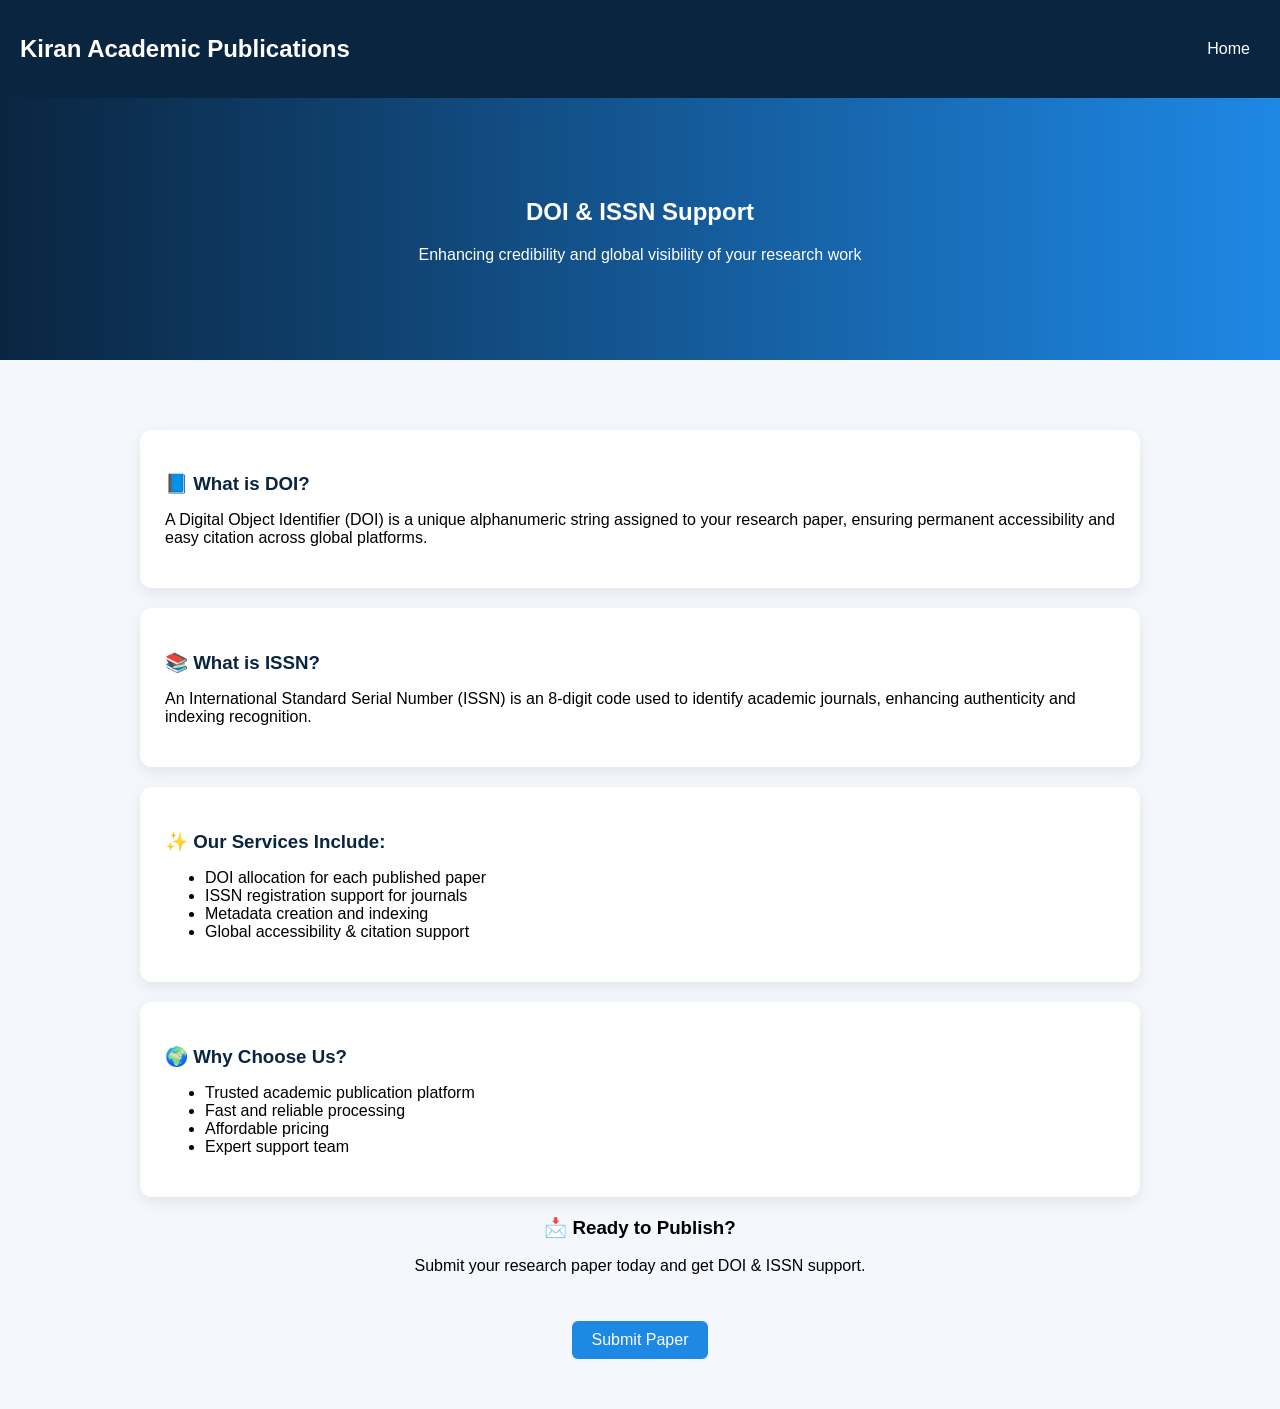
<file: doi.html>
<!DOCTYPE html>
<html lang="en">
<head>
<meta charset="UTF-8">
<meta name="viewport" content="width=device-width, initial-scale=1.0">
<title>DOI & ISSN Support | Kiran Publications</title>
<link rel="stylesheet" href="style.css">

<style>
/* Page specific styling */
.service-hero {
  background: linear-gradient(to right, #0a2540, #1e88e5);
  color: white;
  padding: 80px 20px;
  text-align: center;
}

.service-content {
  max-width: 1000px;
  margin: auto;
  padding: 50px 20px;
}

.service-box {
  background: white;
  padding: 25px;
  margin: 20px 0;
  border-radius: 12px;
  box-shadow: 0 5px 15px rgba(0,0,0,0.08);
}

.service-box h3 {
  margin-bottom: 10px;
  color: #0a2540;
}

.back-btn {
  display: inline-block;
  margin-top: 30px;
  padding: 10px 20px;
  background: #1e88e5;
  color: white;
  text-decoration: none;
  border-radius: 6px;
}
</style>
</head>

<body>

<!-- HEADER -->
<header class="navbar">
  <h2>Kiran Academic Publications</h2>
  <a href="index.html" style="color:white;">Home</a>
</header>

<!-- HERO -->
<section class="service-hero">
  <h1>DOI & ISSN Support</h1>
  <p>Enhancing credibility and global visibility of your research work</p>
</section>

<!-- CONTENT -->
<section class="service-content">

  <div class="service-box">
    <h3>📘 What is DOI?</h3>
    <p>
      A Digital Object Identifier (DOI) is a unique alphanumeric string assigned to your research paper,
      ensuring permanent accessibility and easy citation across global platforms.
    </p>
  </div>

  <div class="service-box">
    <h3>📚 What is ISSN?</h3>
    <p>
      An International Standard Serial Number (ISSN) is an 8-digit code used to identify academic journals,
      enhancing authenticity and indexing recognition.
    </p>
  </div>

  <div class="service-box">
    <h3>✨ Our Services Include:</h3>
    <ul>
      <li>DOI allocation for each published paper</li>
      <li>ISSN registration support for journals</li>
      <li>Metadata creation and indexing</li>
      <li>Global accessibility & citation support</li>
    </ul>
  </div>

  <div class="service-box">
    <h3>🌍 Why Choose Us?</h3>
    <ul>
      <li>Trusted academic publication platform</li>
      <li>Fast and reliable processing</li>
      <li>Affordable pricing</li>
      <li>Expert support team</li>
    </ul>
  </div>

  <!-- CTA -->
  <div style="text-align:center;">
    <h3>📩 Ready to Publish?</h3>
    <p>Submit your research paper today and get DOI & ISSN support.</p>

    <a href="index.html#contact" class="back-btn">Submit Paper</a>
  </div>

</section>

</body>
</html>
</file>
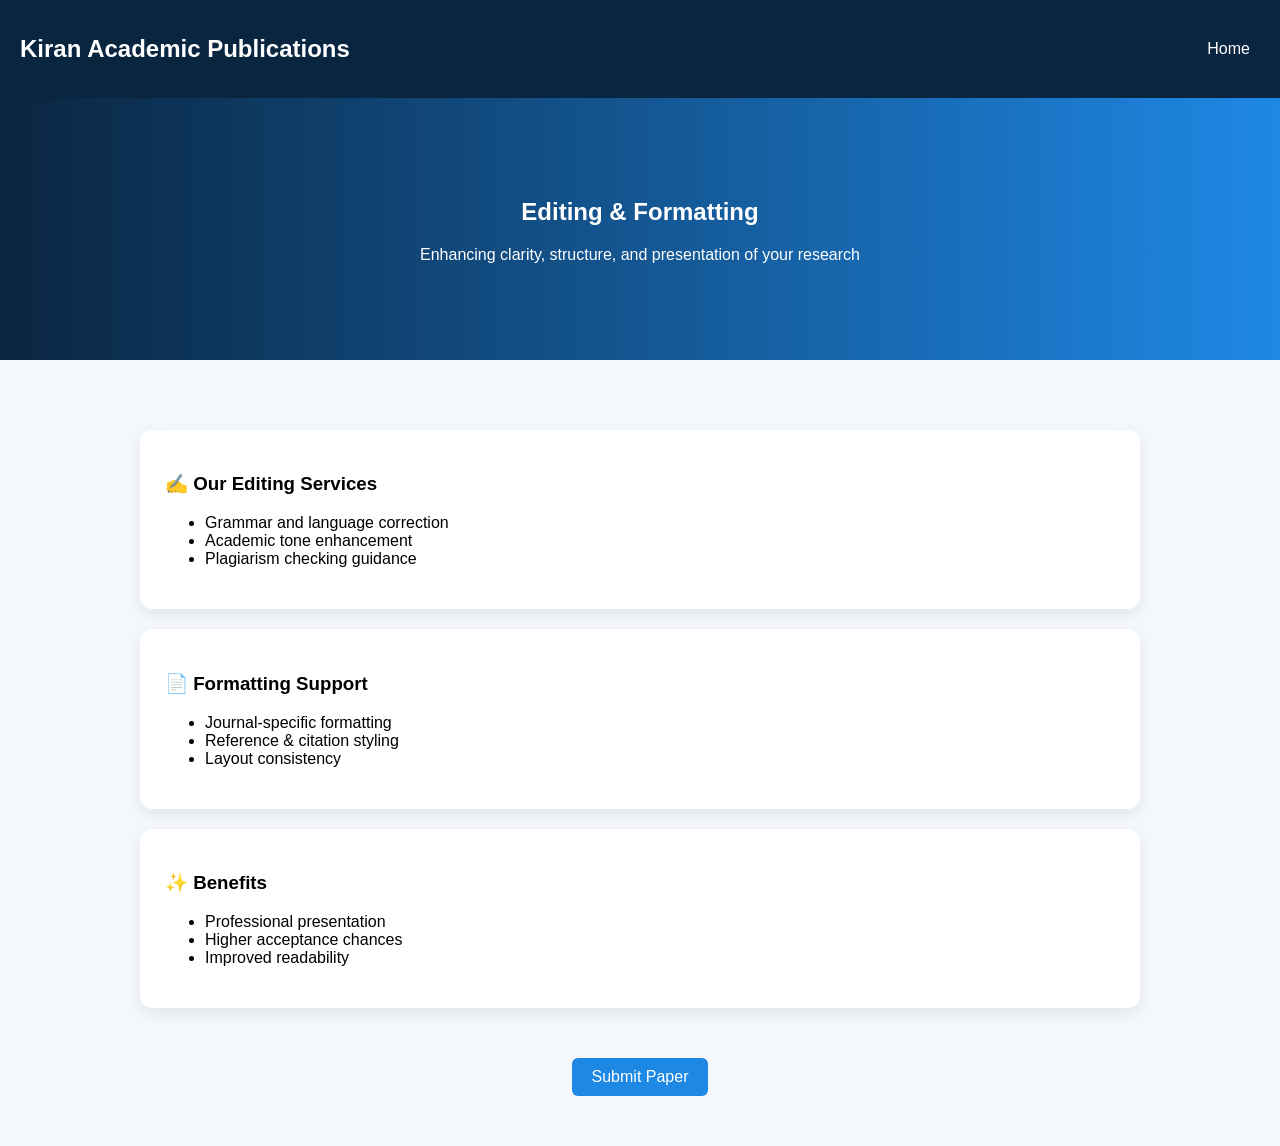
<file: editing.html>
<!DOCTYPE html>
<html lang="en">
<head>
<meta charset="UTF-8">
<meta name="viewport" content="width=device-width, initial-scale=1.0">
<title>Editing & Formatting | Kiran Publications</title>
<link rel="stylesheet" href="style.css">

<style>
.service-hero {
  background: linear-gradient(to right, #0a2540, #1e88e5);
  color: white;
  padding: 80px 20px;
  text-align: center;
}
.service-content {
  max-width: 1000px;
  margin: auto;
  padding: 50px 20px;
}
.service-box {
  background: white;
  padding: 25px;
  margin: 20px 0;
  border-radius: 12px;
  box-shadow: 0 5px 15px rgba(0,0,0,0.08);
}
.back-btn {
  display: inline-block;
  margin-top: 30px;
  padding: 10px 20px;
  background: #1e88e5;
  color: white;
  text-decoration: none;
  border-radius: 6px;
}
</style>
</head>

<body>

<header class="navbar">
  <h2>Kiran Academic Publications</h2>
  <a href="index.html" style="color:white;">Home</a>
</header>

<section class="service-hero">
  <h1>Editing & Formatting</h1>
  <p>Enhancing clarity, structure, and presentation of your research</p>
</section>

<section class="service-content">

  <div class="service-box">
    <h3>✍️ Our Editing Services</h3>
    <ul>
      <li>Grammar and language correction</li>
      <li>Academic tone enhancement</li>
      <li>Plagiarism checking guidance</li>
    </ul>
  </div>

  <div class="service-box">
    <h3>📄 Formatting Support</h3>
    <ul>
      <li>Journal-specific formatting</li>
      <li>Reference & citation styling</li>
      <li>Layout consistency</li>
    </ul>
  </div>

  <div class="service-box">
    <h3>✨ Benefits</h3>
    <ul>
      <li>Professional presentation</li>
      <li>Higher acceptance chances</li>
      <li>Improved readability</li>
    </ul>
  </div>

  <div style="text-align:center;">
    <a href="index.html#contact" class="back-btn">Submit Paper</a>
  </div>

</section>

</body>
</html>
</file>
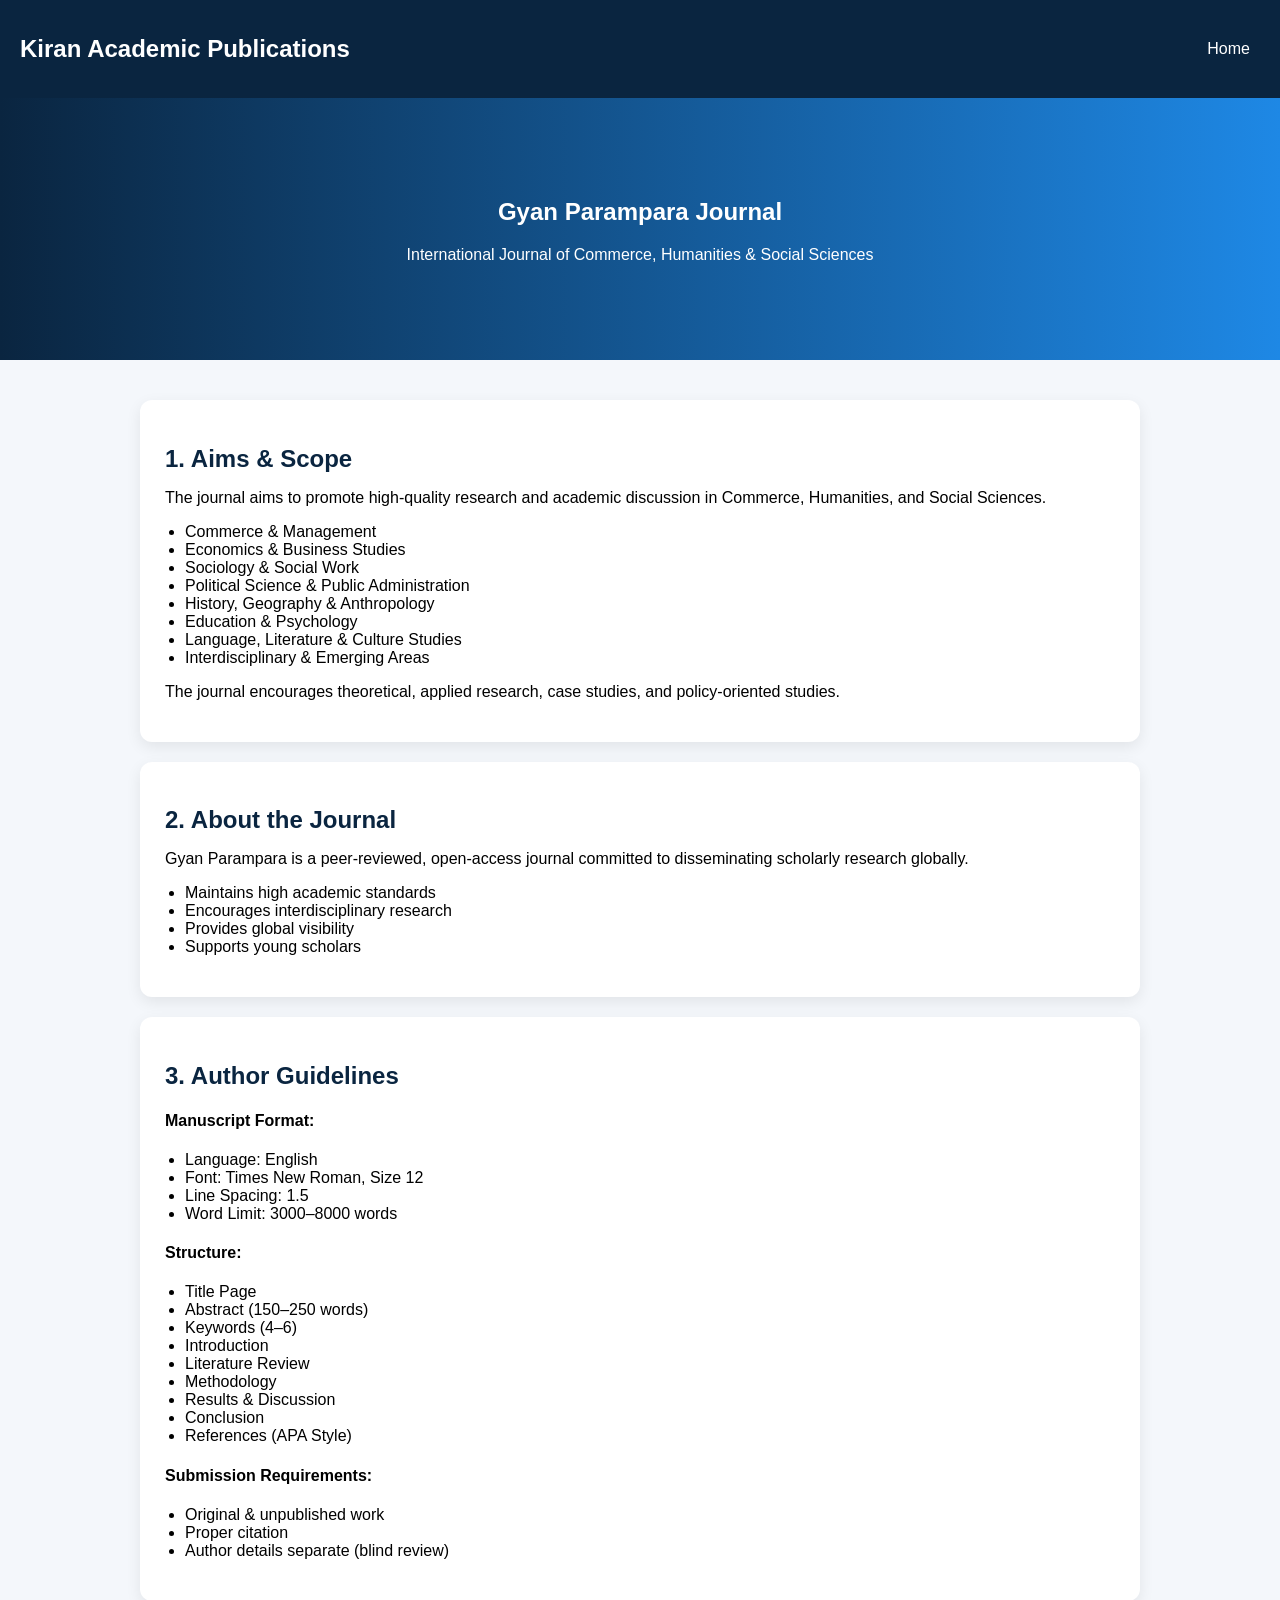
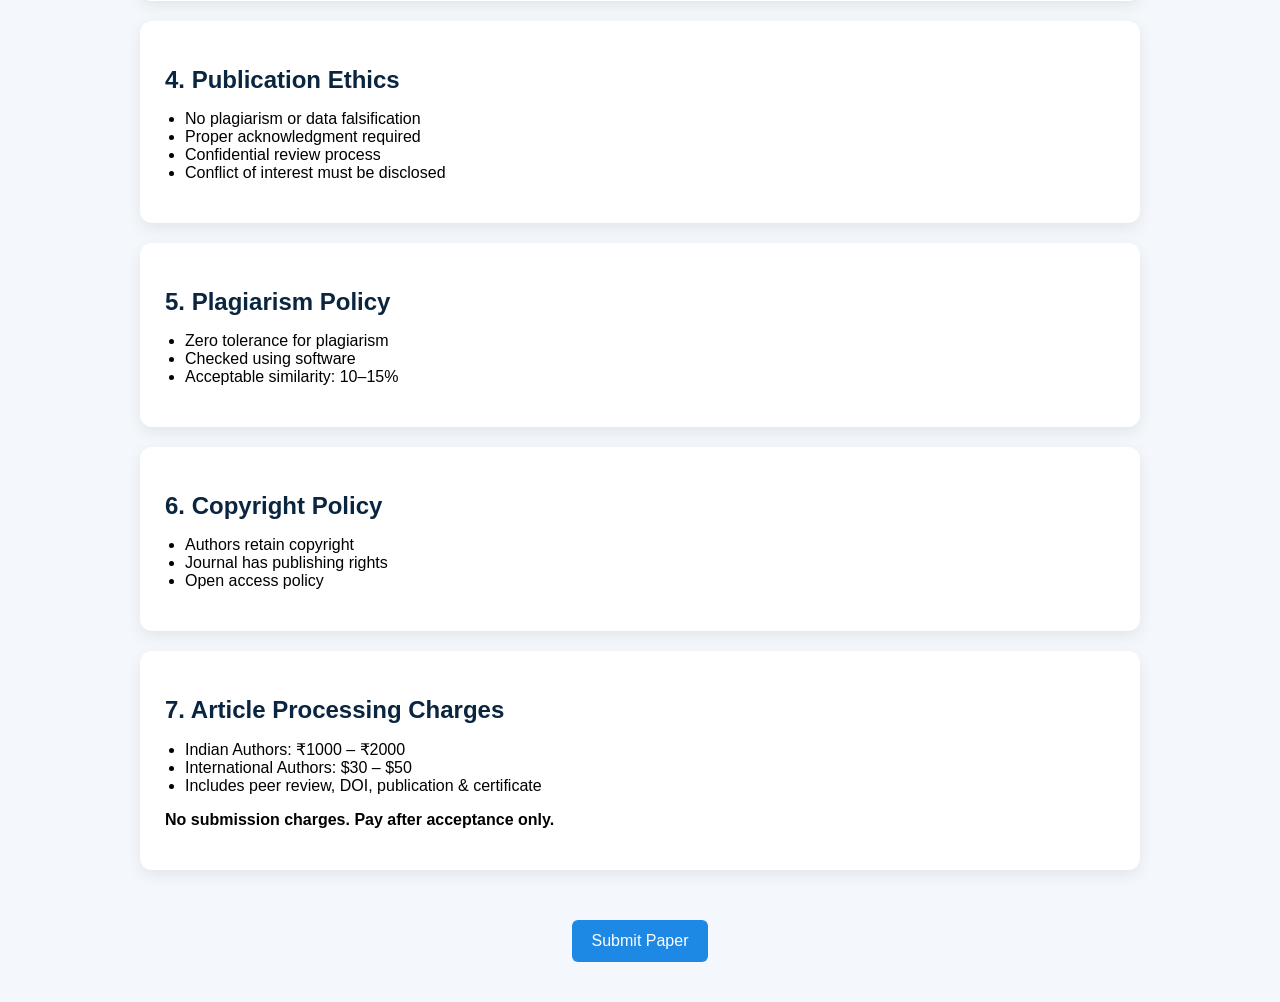
<file: journal-details.html>
<!DOCTYPE html>
<html lang="en">
<head>
<meta charset="UTF-8">
<meta name="viewport" content="width=device-width, initial-scale=1.0">
<title>Journal Details | Gyan Parampara</title>
<link rel="stylesheet" href="style.css">

<style>
.page-hero {
  background: linear-gradient(to right, #0a2540, #1e88e5);
  color: white;
  padding: 80px 20px;
  text-align: center;
}

.content {
  max-width: 1000px;
  margin: auto;
  padding: 40px 20px;
}

.box {
  background: white;
  padding: 25px;
  margin-bottom: 20px;
  border-radius: 12px;
  box-shadow: 0 5px 15px rgba(0,0,0,0.08);
}

.box h2 {
  color: #0a2540;
  margin-bottom: 10px;
}

ul {
  padding-left: 20px;
}

.back-btn {
  display: inline-block;
  margin-top: 30px;
  padding: 12px 20px;
  background: #1e88e5;
  color: white;
  text-decoration: none;
  border-radius: 6px;
}
</style>
</head>

<body>

<header class="navbar">
  <h2>Kiran Academic Publications</h2>
  <a href="index.html" style="color:white;">Home</a>
</header>

<section class="page-hero">
  <h1>Gyan Parampara Journal</h1>
  <p>International Journal of Commerce, Humanities & Social Sciences</p>
</section>

<section class="content">

  <!-- AIMS & SCOPE -->
  <div class="box">
    <h2>1. Aims & Scope</h2>
    <p>
      The journal aims to promote high-quality research and academic discussion
      in Commerce, Humanities, and Social Sciences.
    </p>

    <ul>
      <li>Commerce & Management</li>
      <li>Economics & Business Studies</li>
      <li>Sociology & Social Work</li>
      <li>Political Science & Public Administration</li>
      <li>History, Geography & Anthropology</li>
      <li>Education & Psychology</li>
      <li>Language, Literature & Culture Studies</li>
      <li>Interdisciplinary & Emerging Areas</li>
    </ul>

    <p>
      The journal encourages theoretical, applied research, case studies,
      and policy-oriented studies.
    </p>
  </div>

  <!-- ABOUT -->
  <div class="box">
    <h2>2. About the Journal</h2>
    <p>
      Gyan Parampara is a peer-reviewed, open-access journal committed to
      disseminating scholarly research globally.
    </p>

    <ul>
      <li>Maintains high academic standards</li>
      <li>Encourages interdisciplinary research</li>
      <li>Provides global visibility</li>
      <li>Supports young scholars</li>
    </ul>
  </div>

  <!-- AUTHOR GUIDELINES -->
  <div class="box">
    <h2>3. Author Guidelines</h2>

    <h4>Manuscript Format:</h4>
    <ul>
      <li>Language: English</li>
      <li>Font: Times New Roman, Size 12</li>
      <li>Line Spacing: 1.5</li>
      <li>Word Limit: 3000–8000 words</li>
    </ul>

    <h4>Structure:</h4>
    <ul>
      <li>Title Page</li>
      <li>Abstract (150–250 words)</li>
      <li>Keywords (4–6)</li>
      <li>Introduction</li>
      <li>Literature Review</li>
      <li>Methodology</li>
      <li>Results & Discussion</li>
      <li>Conclusion</li>
      <li>References (APA Style)</li>
    </ul>

    <h4>Submission Requirements:</h4>
    <ul>
      <li>Original & unpublished work</li>
      <li>Proper citation</li>
      <li>Author details separate (blind review)</li>
    </ul>
  </div>

  <!-- ETHICS -->
  <div class="box">
    <h2>4. Publication Ethics</h2>
    <ul>
      <li>No plagiarism or data falsification</li>
      <li>Proper acknowledgment required</li>
      <li>Confidential review process</li>
      <li>Conflict of interest must be disclosed</li>
    </ul>
  </div>

  <!-- PLAGIARISM -->
  <div class="box">
    <h2>5. Plagiarism Policy</h2>
    <ul>
      <li>Zero tolerance for plagiarism</li>
      <li>Checked using software</li>
      <li>Acceptable similarity: 10–15%</li>
    </ul>
  </div>

  <!-- COPYRIGHT -->
  <div class="box">
    <h2>6. Copyright Policy</h2>
    <ul>
      <li>Authors retain copyright</li>
      <li>Journal has publishing rights</li>
      <li>Open access policy</li>
    </ul>
  </div>

  <!-- APC -->
  <div class="box">
    <h2>7. Article Processing Charges</h2>
    <ul>
      <li>Indian Authors: ₹1000 – ₹2000</li>
      <li>International Authors: $30 – $50</li>
      <li>Includes peer review, DOI, publication & certificate</li>
    </ul>

    <p><b>No submission charges. Pay after acceptance only.</b></p>
  </div>

  <div style="text-align:center;">
    <a href="index.html#contact" class="back-btn">Submit Paper</a>
  </div>

</section>

</body>
</html>
</file>
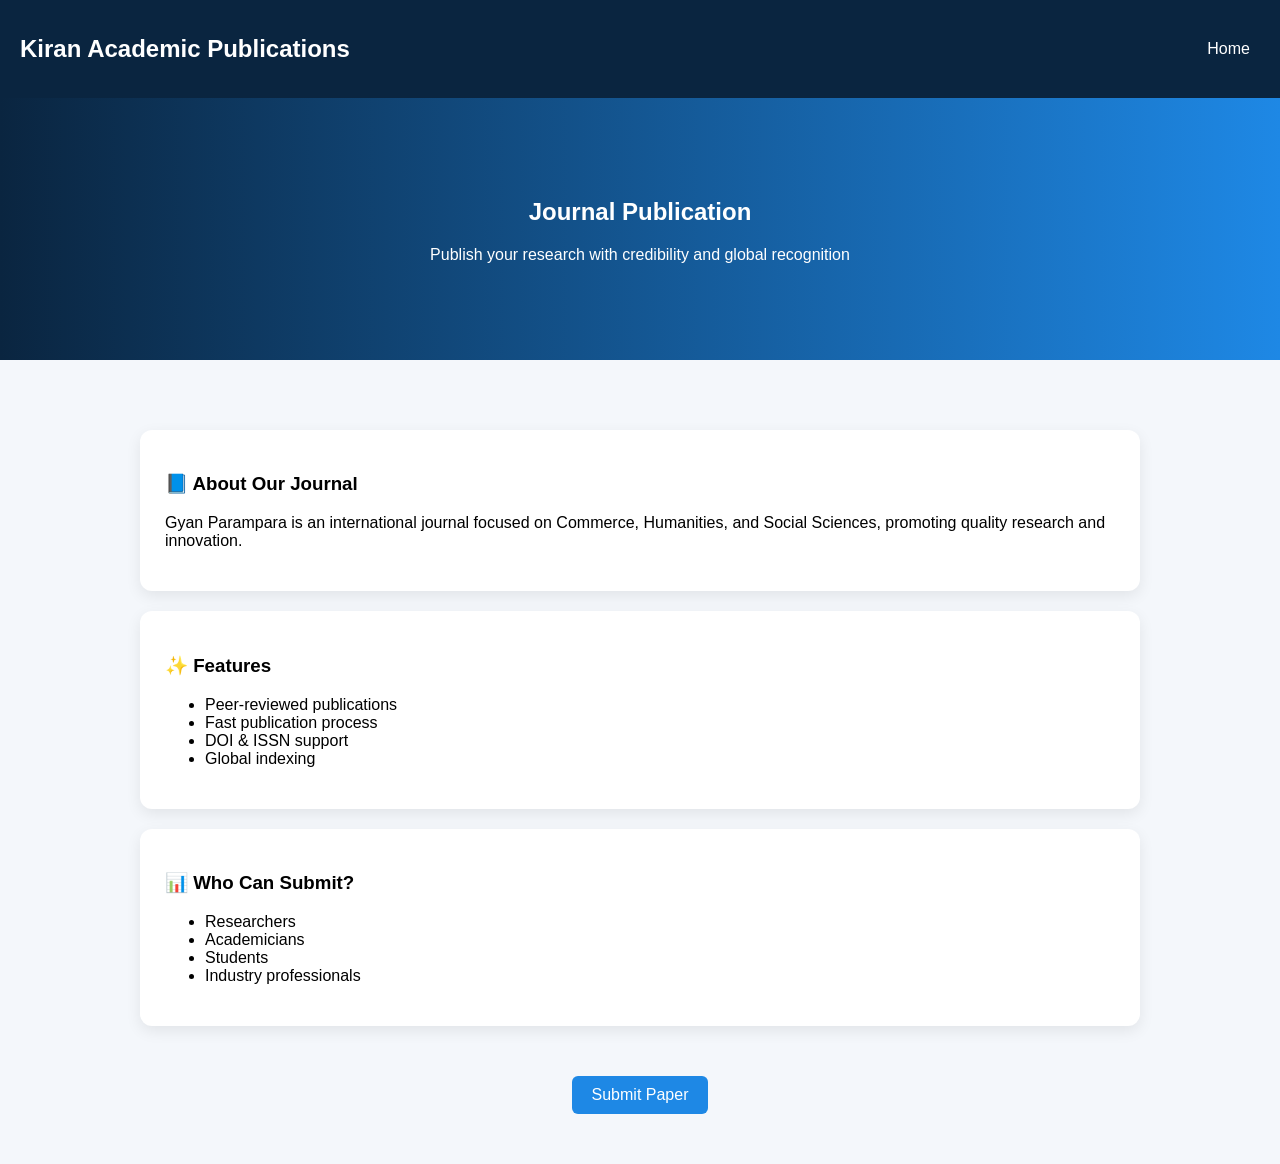
<file: journal.html>
<!DOCTYPE html>
<html lang="en">
<head>
<meta charset="UTF-8">
<meta name="viewport" content="width=device-width, initial-scale=1.0">
<title>Journal Publication | Kiran Publications</title>
<link rel="stylesheet" href="style.css">

<style>
.service-hero {
  background: linear-gradient(to right, #0a2540, #1e88e5);
  color: white;
  padding: 80px 20px;
  text-align: center;
}
.service-content {
  max-width: 1000px;
  margin: auto;
  padding: 50px 20px;
}
.service-box {
  background: white;
  padding: 25px;
  margin: 20px 0;
  border-radius: 12px;
  box-shadow: 0 5px 15px rgba(0,0,0,0.08);
}
.back-btn {
  display: inline-block;
  margin-top: 30px;
  padding: 10px 20px;
  background: #1e88e5;
  color: white;
  text-decoration: none;
  border-radius: 6px;
}
</style>
</head>

<body>

<header class="navbar">
  <h2>Kiran Academic Publications</h2>
  <a href="index.html" style="color:white;">Home</a>
</header>

<section class="service-hero">
  <h1>Journal Publication</h1>
  <p>Publish your research with credibility and global recognition</p>
</section>

<section class="service-content">

  <div class="service-box">
    <h3>📘 About Our Journal</h3>
    <p>
      Gyan Parampara is an international journal focused on Commerce, Humanities,
      and Social Sciences, promoting quality research and innovation.
    </p>
  </div>

  <div class="service-box">
    <h3>✨ Features</h3>
    <ul>
      <li>Peer-reviewed publications</li>
      <li>Fast publication process</li>
      <li>DOI & ISSN support</li>
      <li>Global indexing</li>
    </ul>
  </div>

  <div class="service-box">
    <h3>📊 Who Can Submit?</h3>
    <ul>
      <li>Researchers</li>
      <li>Academicians</li>
      <li>Students</li>
      <li>Industry professionals</li>
    </ul>
  </div>

  <div style="text-align:center;">
    <a href="index.html#contact" class="back-btn">Submit Paper</a>
  </div>

</section>

</body>
</html>
</file>
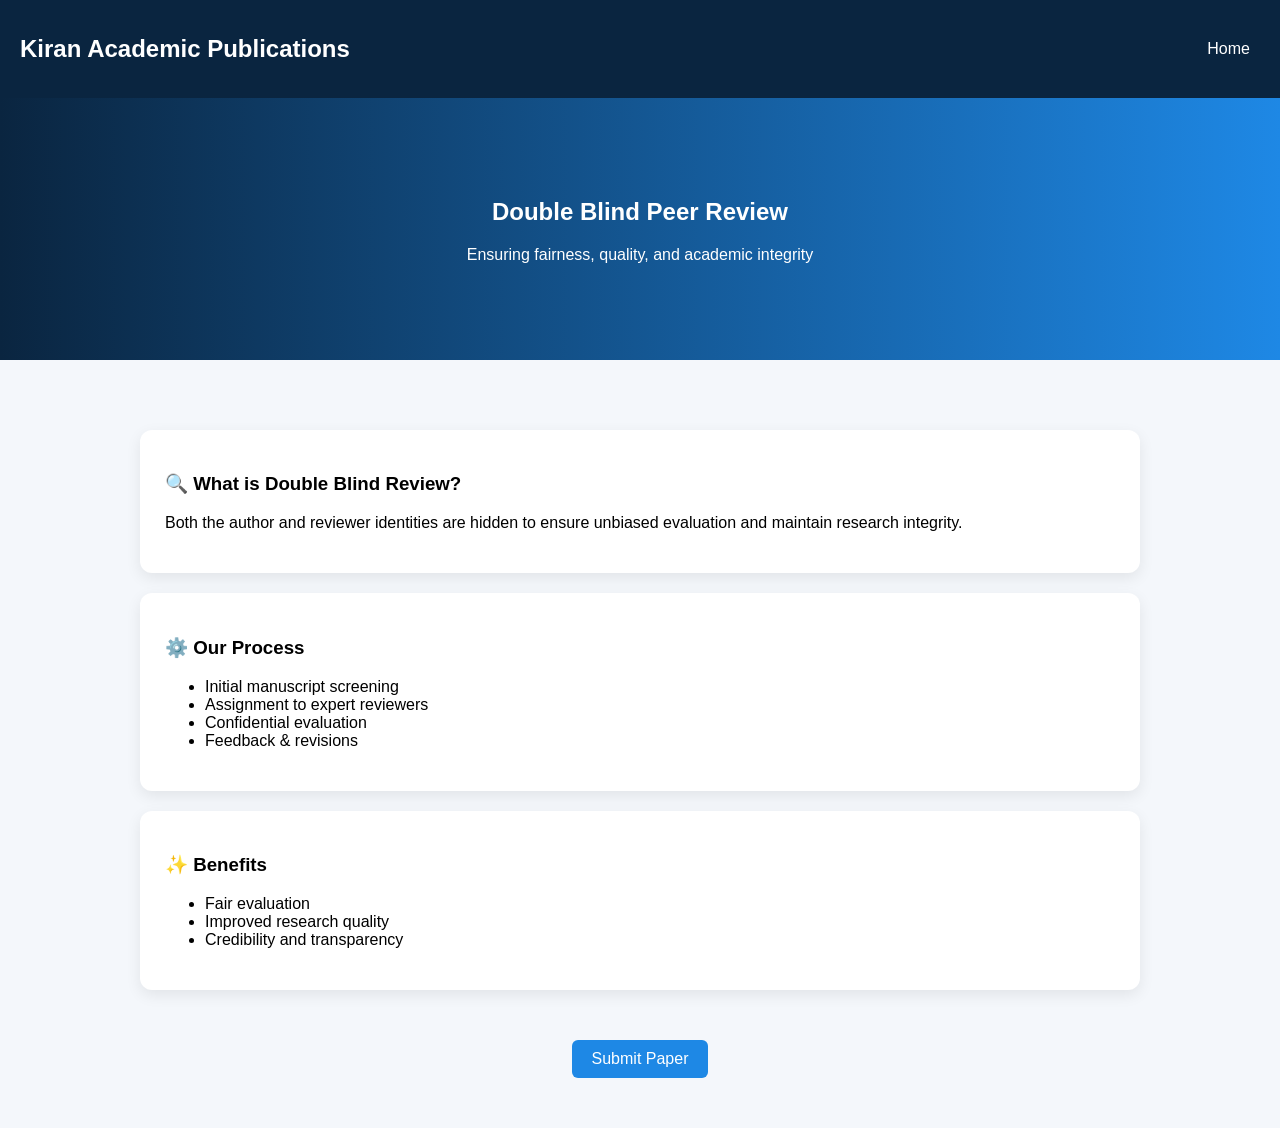
<file: review.html>
<!DOCTYPE html>
<html lang="en">
<head>
<meta charset="UTF-8">
<meta name="viewport" content="width=device-width, initial-scale=1.0">
<title>Peer Review | Kiran Publications</title>
<link rel="stylesheet" href="style.css">

<style>
.service-hero {
  background: linear-gradient(to right, #0a2540, #1e88e5);
  color: white;
  padding: 80px 20px;
  text-align: center;
}
.service-content {
  max-width: 1000px;
  margin: auto;
  padding: 50px 20px;
}
.service-box {
  background: white;
  padding: 25px;
  margin: 20px 0;
  border-radius: 12px;
  box-shadow: 0 5px 15px rgba(0,0,0,0.08);
}
.back-btn {
  display: inline-block;
  margin-top: 30px;
  padding: 10px 20px;
  background: #1e88e5;
  color: white;
  text-decoration: none;
  border-radius: 6px;
}
</style>
</head>

<body>

<header class="navbar">
  <h2>Kiran Academic Publications</h2>
  <a href="index.html" style="color:white;">Home</a>
</header>

<section class="service-hero">
  <h1>Double Blind Peer Review</h1>
  <p>Ensuring fairness, quality, and academic integrity</p>
</section>

<section class="service-content">

  <div class="service-box">
    <h3>🔍 What is Double Blind Review?</h3>
    <p>
      Both the author and reviewer identities are hidden to ensure unbiased
      evaluation and maintain research integrity.
    </p>
  </div>

  <div class="service-box">
    <h3>⚙️ Our Process</h3>
    <ul>
      <li>Initial manuscript screening</li>
      <li>Assignment to expert reviewers</li>
      <li>Confidential evaluation</li>
      <li>Feedback & revisions</li>
    </ul>
  </div>

  <div class="service-box">
    <h3>✨ Benefits</h3>
    <ul>
      <li>Fair evaluation</li>
      <li>Improved research quality</li>
      <li>Credibility and transparency</li>
    </ul>
  </div>

  <div style="text-align:center;">
    <a href="index.html#contact" class="back-btn">Submit Paper</a>
  </div>

</section>

</body>
</html>
</file>
<file: style.css>
body {
  margin: 0;
  font-family: 'Poppins', sans-serif;
  background: #f4f7fb;
}

/* NAVBAR */
.navbar {
  display: flex;
  justify-content: space-between;
  align-items: center;
  padding: 15px 20px;
  background: #0a2540;
  color: white;
  position: sticky;
  top: 0;
  z-index: 1000;
}

.navbar a {
  margin: 10px;
  color: white;
  text-decoration: none;
}

/* MOBILE MENU ICON */
.menu-toggle {
  display: none;
  font-size: 28px;
  cursor: pointer;
}

/* HERO */
.hero {
  min-height: 90vh;
  padding: 40px 20px;
  background: linear-gradient(to right, #0a2540, #1e88e5);
  color: white;
  display: flex;
  align-items: center;
  justify-content: center;
  text-align: center;
}

.hero h1 {
  font-size: 40px;
}

.badges {
  margin-top: 10px;
}

.badges span {
  background: rgba(255,255,255,0.2);
  padding: 8px 12px;
  margin: 5px;
  border-radius: 20px;
  display: inline-block;
}

/* BUTTONS */
.btn-primary {
  background: gold;
  padding: 12px 25px;
  display: inline-block;
  margin: 10px;
  color: black;
  text-decoration: none;
  border-radius: 5px;
}

/* SECTIONS */
.section {
  max-width: 1200px;
  margin: auto;
  padding: 60px 20px;
}

.light {
  background: white;
}

/* GRID */
.grid {
  display: grid;
  grid-template-columns: repeat(auto-fill, minmax(250px, 1fr));
  gap: 30px;
  justify-items: center;
}

/* CARDS */
.card {
  text-decoration: none;
  color: black;
  background: #ffffff;
  padding: 25px 20px;
  border-radius: 16px;
  box-shadow: 0 8px 25px rgba(0,0,0,0.08);
  text-align: center;
  transition: all 0.3s ease;
  width: 100%;
  max-width: 280px;
}

.card:hover {
  transform: translateY(-8px);
  box-shadow: 0 12px 30px rgba(0,0,0,0.15);
}

/* PROFILE */
.profile img {
  width: 120px;
  height: 120px;
  object-fit: cover;
  border-radius: 50%;
  margin-bottom: 10px;
}

/* GALLERY */
.gallery {
  display: grid;
  grid-template-columns: repeat(auto-fit, minmax(200px,1fr));
  gap: 10px;
}

.gallery img {
  width: 100%;
  border-radius: 10px;
  cursor: zoom-in;
}

/* STATS */
.stats {
  display: flex;
  justify-content: space-around;
  padding: 30px;
  background: #1e88e5;
  color: white;
  font-weight: bold;
  flex-wrap: wrap;
}

/* FORM */
.form {
  display: flex;
  flex-direction: column;
  align-items: center;
  gap: 15px;
}

.form input,
.form textarea {
  width: 350px;
  max-width: 90%;
  padding: 12px;
  border-radius: 6px;
  border: 1px solid #ccc;
}

/* FOOTER */
footer {
  background: #0a2540;
  color: white;
  text-align: center;
  padding: 15px;
}

/* ===== GALLERY POPUP ===== */
#imagePopup {
  display: none;
  position: fixed;
  top: 0;
  left: 0;
  width: 100%;
  height: 100%;
  background: rgba(0,0,0,0.9);
  justify-content: center;
  align-items: center;
}

#popupImg {
  max-width: 80%;
  max-height: 80%;
  border-radius: 10px;
}

#closeBtn {
  position: absolute;
  top: 20px;
  right: 40px;
  font-size: 40px;
  color: white;
  cursor: pointer;
}

/* ===== PROFILE POPUP ===== */
#profilePopup {
  display: none;
  position: fixed;
  top: 0;
  left: 0;
  width: 100%;
  height: 100%;
  background: rgba(0,0,0,0.8);
  justify-content: center;
  align-items: center;
  z-index: 999;
}

.popup-content {
  display: flex;
  background: white;
  width: 80%;
  max-width: 900px;
  border-radius: 12px;
  overflow: hidden;
  position: relative;
}

.popup-left {
  width: 50%;
}

.popup-left img {
  width: 100%;
  height: 100%;
  object-fit: cover;
  min-height: 300px;
}

.popup-right {
  width: 50%;
  padding: 30px;
  display: flex;
  flex-direction: column;
  justify-content: center;
}

#closeProfile {
  position: absolute;
  top: 15px;
  right: 20px;
  font-size: 30px;
  color: black;
  cursor: pointer;
}

/* ================= MOBILE FIXES ================= */

@media (max-width: 768px) {

  /* NAVBAR */
  .menu-toggle {
    display: block;
    color: white;
  }

  .navbar nav {
    display: none;
    flex-direction: column;
    background: #0a2540;
    position: absolute;
    top: 60px;
    right: 0;
    width: 100%;
    text-align: center;
  }

  .navbar nav a {
    padding: 15px;
    border-top: 1px solid rgba(255,255,255,0.1);
  }

  .navbar nav.active {
    display: flex;
  }

  /* HERO */
  .hero h1 {
    font-size: 26px;
  }

  .hero p {
    font-size: 14px;
  }

  .badges {
    display: flex;
    flex-wrap: wrap;
    justify-content: center;
  }

  .badges span {
    font-size: 12px;
    padding: 6px 10px;
  }

  .btn-primary {
    width: 90%;
    max-width: 300px;
  }

  /* GALLERY */
  .gallery {
    grid-template-columns: repeat(2, 1fr);
  }

  .gallery img {
    height: 150px;
    object-fit: cover;
  }

  /* POPUP MOBILE */
  .popup-content {
    flex-direction: column;
  }

  .popup-left,
  .popup-right {
    width: 100%;
  }

  /* SECTION */
  .section {
    padding: 40px 15px;
  }
}
/* ===== NAVBAR LINKS ===== */

.nav-links {
  display: flex;
  gap: 20px;
}

/* MOBILE NAVBAR */
@media (max-width: 768px) {

  .nav-links {
    display: none;
    flex-direction: column;
    background: #0a2540;
    position: absolute;
    top: 70px;
    left: 0;
    width: 100%;
    padding: 10px 0;
  }

  .nav-links.active {
    display: flex;
  }

  .menu-toggle {
    display: block;
    position: absolute;
    right: 20px;
    top: 15px;
    font-size: 28px;
    color: white;
    cursor: pointer;
  }
}
.navbar {
  display: flex;
  align-items: center;
  justify-content: space-between;
  position: relative;
}
</file>
